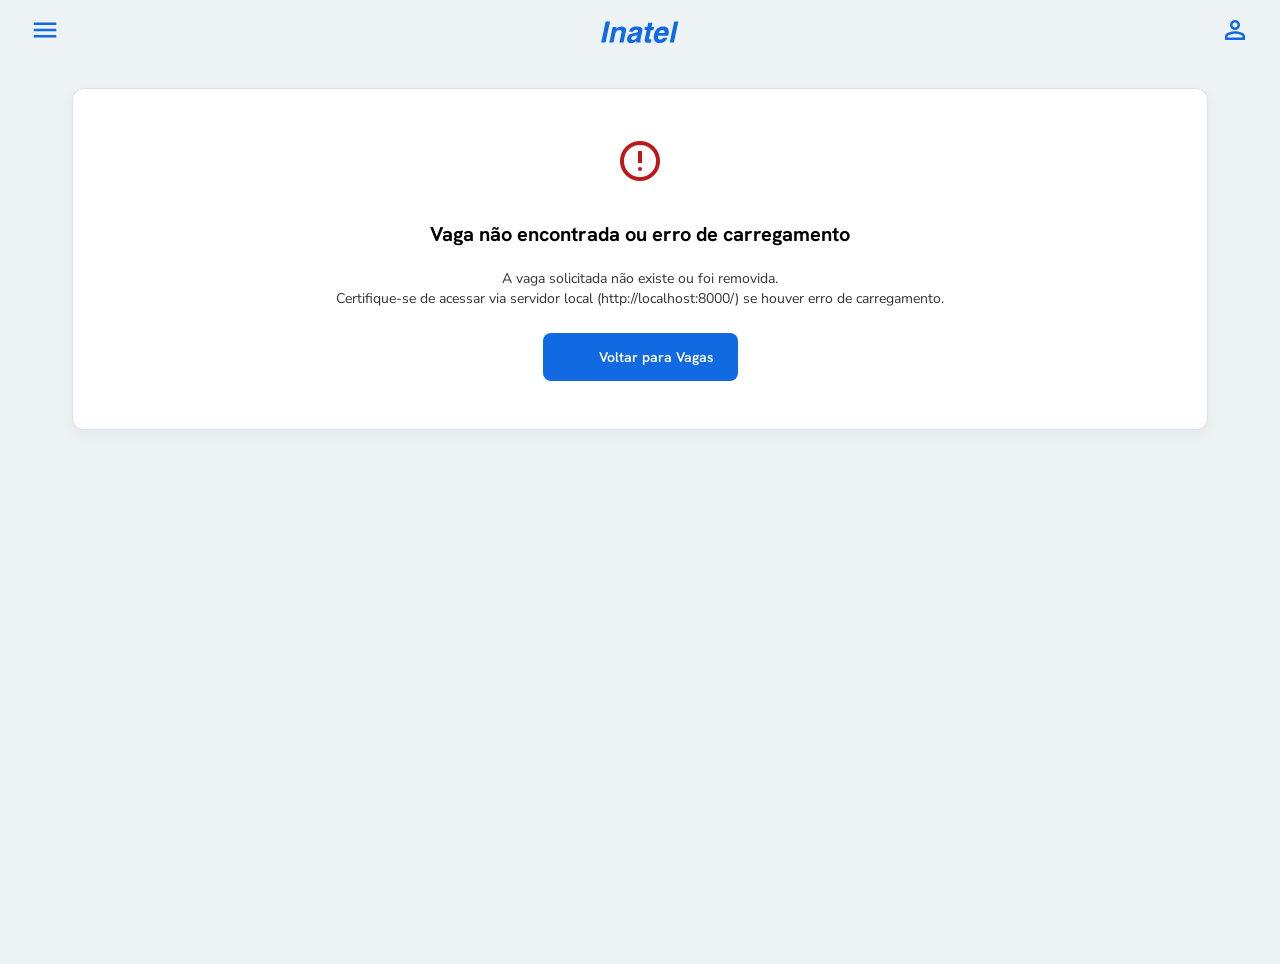
<file: pages/jobDetails.html>
<!DOCTYPE html>
<html lang="pt-BR">

<head>
    <meta charset="utf-8" />
    <meta content="width=device-width, initial-scale=1.0" name="viewport" />
    <title>Detalhes da Vaga - Inatel Vagas</title>
    <link
        href="https://fonts.googleapis.com/css2?family=Hanken+Grotesk:wght@400;500;600;700&amp;family=Nunito+Sans:wght@400;600;700&amp;display=swap"
        rel="stylesheet" />
    <link
        href="https://fonts.googleapis.com/css2?family=Material+Symbols+Outlined:opsz,wght,FILL,GRAD@20..48,100..700,0..1,-50..200"
        rel="stylesheet" />
    <link rel="stylesheet" href="../css/style.css?v=9" />
    <link rel="stylesheet" href="../css/jobDetails.css?v=9" />
    <script src="../js/models.js"></script>
    <script src="../js/jobOpenings.js"></script>
    <script src="../js/components/headerComponent.js"></script>
    <script src="../js/components/sidebarComponent.js"></script>
    <script src="../js/components/bottomNavComponent.js"></script>
    <script src="../js/jobDetails.js"></script>
</head>

<body>
    <sidebar-component></sidebar-component>
    <header-component type="home"></header-component>
    <div class="layout-wrapper">
        <main class="details-container">
            <div id="details-container" class="details-grid">
                <div class="details-main-content">
                    <section class="bento-card details-header-card">
                        <div class="card-accent-bar"></div>

                        <div class="details-card-header">
                            <div>
                                <h2 id="job-title" class="job-title">Carregando...</h2>
                                <p id="job-company" class="job-company">Carregando...</p>
                            </div>
                            <div id="job-badge-container"></div>
                        </div>

                        <div class="job-key-info">
                            <div class="key-info-item">
                                <span class="material-symbols-outlined key-info-icon">location_on</span>
                                <span id="job-location">Carregando...</span>
                            </div>
                            <div class="key-info-item">
                                <span class="material-symbols-outlined key-info-icon">schedule</span>
                                <span id="job-hours">Carregando...</span>
                            </div>
                            <div class="key-info-item">
                                <span class="material-symbols-outlined key-info-icon">payments</span>
                                <span id="job-salary">Carregando...</span>
                            </div>
                        </div>

                        <div>
                            <h3 class="section-title-sm">Descrição da Vaga</h3>
                            <p id="job-description" class="job-description">Carregando...</p>
                        </div>
                    </section>
                    <section class="bento-card">
                        <h3 class="section-title-sm">Requisitos</h3>
                        <ul id="job-requirements" class="detail-list"></ul>
                    </section>
                    <section class="bento-card">
                        <h3 class="section-title-sm">Benefícios</h3>
                        <ul id="job-benefits" class="detail-list"></ul>
                    </section>
                </div>

                <div class="details-sidebar">
                    <section class="bento-card details-sidebar-card">
                        <h3 class="section-title-sm">Status da Vaga</h3>
                        <div class="status-content">
                            <div class="status-header">
                                <span id="status-text" class="status-title">Status do Processo: Aberta</span>
                            </div>
                            <div class="progress-bar-container">
                                <div id="status-progress" class="progress-bar-fill" style="width: 0%;"></div>
                            </div>
                        </div>
                        <button class="btn-apply apply-job-btn">
                            <span class="material-symbols-outlined">send</span>
                            Candidatar-se à Vaga
                        </button>
                    </section>

                    <section class="bento-card details-sidebar-card">
                        <h3 class="section-title-sm">Sobre a Empresa</h3>
                        <p id="about-company" class="about-company-text">Carregando...</p>

                        <div class="company-map-container">
                            <div class="map-placeholder">
                                <svg width="100%" height="100%" xmlns="http://www.w3.org/2000/svg"
                                    style="background-color: #e5e9f0;">
                                    <defs>
                                        <pattern id="grid" width="20" height="20" patternUnits="userSpaceOnUse">
                                            <path d="M 20 0 L 0 0 0 20" fill="none" stroke="#d1d9e6" stroke-width="1" />
                                        </pattern>
                                    </defs>
                                    <rect width="100%" height="100%" fill="url(#grid)" />
                                    <circle cx="120" cy="90" r="40" fill="#126ae2" fill-opacity="0.1" stroke="#126ae2"
                                        stroke-width="1.5" stroke-dasharray="4 2" />
                                    <path d="M50 150 Q 100 80 200 120 T 300 50" fill="none" stroke="#126ae2"
                                        stroke-width="2" stroke-opacity="0.4" />
                                    <circle cx="200" cy="120" r="6" fill="#126ae2" />
                                    <circle cx="200" cy="120" r="12" fill="none" stroke="#126ae2" stroke-width="2">
                                        <animate attributeName="r" values="6;18;6" dur="3s" repeatCount="indefinite" />
                                        <animate attributeName="opacity" values="1;0;1" dur="3s"
                                            repeatCount="indefinite" />
                                    </circle>
                                </svg>
                            </div>
                            <div class="map-overlay">
                                <div class="map-overlay-location">
                                    <span class="material-symbols-outlined map-marker-icon">location_on</span>
                                    <span>Carregando...</span>
                                </div>
                                <a href="https://maps.google.com" target="_blank" class="map-link">Ver no Maps</a>
                            </div>
                        </div>
                    </section>
                </div>
            </div>
        </main>
    </div>

    <!-- Bottom Action Bar (Mobile Only) -->
    <div class="mobile-action-bar">
        <button onclick="toggleJobBookmark()" class="btn-mobile-save">
            <span id="mobile-save-icon" class="material-symbols-outlined">bookmark_border</span>
            <span id="mobile-save-text">Salvar</span>
        </button>
        <button class="btn-mobile-apply apply-job-btn">
            <span class="material-symbols-outlined">send</span>
            Candidatar-se
        </button>
    </div>

    <!-- Candidacy Stepper Modal -->
    <div id="apply-modal" class="bottom-nav-modal apply-stepper-modal">
        <div class="modal-overlay" onclick="closeApplyModal()"></div>
        <div class="modal-content">
            <div class="modal-header">
                <h3>Candidatura de Estágio</h3>
                <button class="close-modal-btn" onclick="closeApplyModal()">&times;</button>
            </div>
            <div class="modal-body">
                <!-- Stepper Progress Indicator -->
                <div class="stepper-indicator">
                    <div class="step-indicator active" id="step-ind-1">1</div>
                    <div class="step-line" id="step-line-1"></div>
                    <div class="step-indicator" id="step-ind-2">2</div>
                    <div class="step-line" id="step-line-2"></div>
                    <div class="step-indicator" id="step-ind-3">3</div>
                </div>

                <!-- Step 1: Profile Confirmation -->
                <div class="apply-step active" id="apply-step-1">
                    <p class="step-intro">Confirme as suas informações acadêmicas institucionais:</p>
                    <div class="profile-preview-card">
                        <p><strong>Nome:</strong> <span id="apply-nome">Carregando...</span></p>
                        <p><strong>Curso:</strong> <span id="apply-curso">Carregando...</span></p>
                        <p><strong>Matrícula:</strong> <span id="apply-matricula">Carregando...</span></p>
                        <p><strong>Período:</strong> <span id="apply-periodo">Carregando...</span>º período</p>
                    </div>
                    <div class="skills-input-section">
                        <label for="apply-skills-input"><strong>Habilidades & Competências</strong></label>
                        <p class="field-tip">Adicione tags separadas por vírgula para destacar seu perfil para esta
                            vaga.</p>
                        <input type="text" id="apply-skills-input" placeholder="ex: Git, React, REST APIs">
                    </div>
                    <div class="step-actions">
                        <button class="btn-step-next" onclick="goToStep(2)">Confirmar e Avançar</button>
                    </div>
                </div>

                <!-- Step 2: Resume / CV Upload -->
                <div class="apply-step" id="apply-step-2">
                    <p class="step-intro">Selecione ou anexe o seu currículo:</p>
                    <div class="cv-options-container">
                        <label class="cv-option-card">
                            <input type="radio" name="cv-source" value="saved" checked id="cv-radio-saved"
                                onchange="toggleCVChoice()">
                            <div class="cv-option-content">
                                <span class="material-symbols-outlined">description</span>
                                <div>
                                    <p class="cv-option-title">Usar Currículo Cadastrado</p>
                                    <p class="cv-option-desc" id="apply-saved-cv-name">Nenhum cadastrado</p>
                                </div>
                            </div>
                        </label>
                        <label class="cv-option-card" onclick="document.getElementById('apply-upload-file').click()">
                            <input type="radio" name="cv-source" value="upload" id="cv-radio-upload"
                                onchange="toggleCVChoice()">
                            <div class="cv-option-content">
                                <span class="material-symbols-outlined">upload_file</span>
                                <div>
                                    <p class="cv-option-title">Fazer Upload de Novo PDF</p>
                                    <p class="cv-option-desc">Selecione um arquivo PDF do seu dispositivo</p>
                                    <input type="file" id="apply-upload-file" accept="application/pdf"
                                        style="display:none;" onchange="handleApplyCVUpload(event)">
                                    <span class="file-chosen-name" id="chosen-file-name"
                                        style="display:none; color: var(--click-color); font-weight: 500; font-size:12px; margin-top:4px;"></span>
                                </div>
                            </div>
                        </label>
                        <label class="cv-option-card">
                            <input type="radio" name="cv-source" value="builder" id="cv-radio-builder"
                                onchange="toggleCVChoice()">
                            <div class="cv-option-content">
                                <span class="material-symbols-outlined">auto_awesome</span>
                                <div>
                                    <p class="cv-option-title">Gerar Currículo Automático</p>
                                    <p class="cv-option-desc">Criar CV básico a partir dos dados do seu perfil acadêmico
                                    </p>
                                </div>
                            </div>
                        </label>
                    </div>
                    <div class="step-actions">
                        <button class="btn-step-back" onclick="goToStep(1)">Voltar</button>
                        <button class="btn-step-next" id="btn-submit-candidacy" onclick="submitCandidacyFlow()">Enviar
                            Candidatura</button>
                    </div>
                </div>

                <!-- Step 3: Success Confirmation -->
                <div class="apply-step" id="apply-step-3">
                    <div class="success-screen">
                        <div class="success-icon-wrapper">
                            <span class="material-symbols-outlined check-success-icon">check_circle</span>
                        </div>
                        <h3>Candidatura Registrada!</h3>
                        <p class="success-desc">Sua candidatura para a vaga foi enviada com sucesso ao departamento de
                            RH da empresa.</p>
                        <div class="protocol-card">
                            <p class="protocol-title">NÚMERO DE PROTOCOLO</p>
                            <p class="protocol-num" id="apply-protocol-num">#00000</p>
                        </div>
                        <div class="notif-email-card">
                            <span class="material-symbols-outlined">mail_lock</span>
                            <p>Um e-mail de confirmação com os detalhes da vaga foi enviado para a sua conta
                                institucional do Inatel.</p>
                        </div>
                        <button class="btn-success-close" onclick="closeApplyModalAndRefresh()">Concluir</button>
                    </div>
                </div>
            </div>
        </div>
    </div>

    <bottom-nav-component></bottom-nav-component>
</body>

</html>
</file>
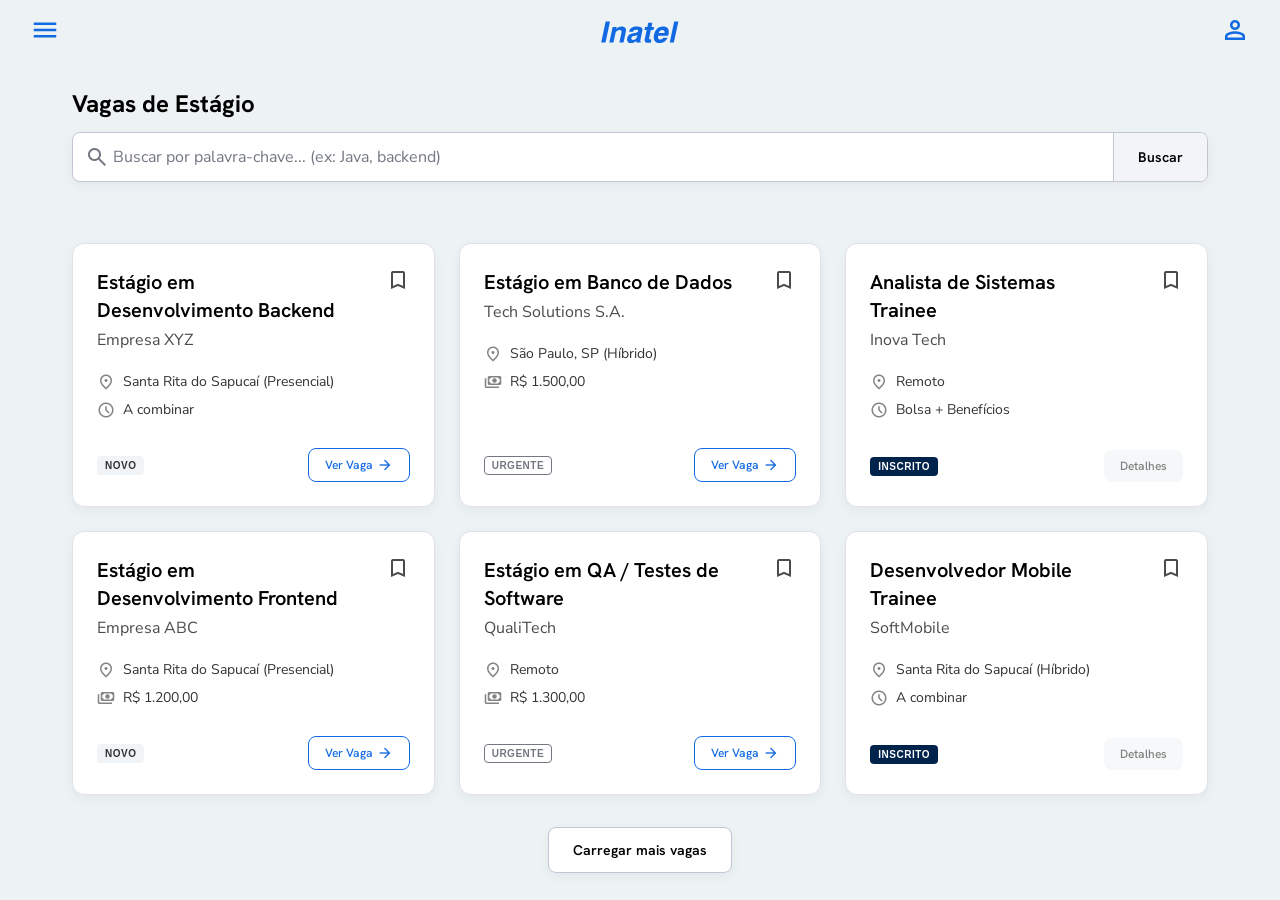
<file: pages/jobOpenings.html>
<!DOCTYPE html>
<html lang="pt-BR">

<head>
    <meta charset="utf-8" />
    <meta content="width=device-width, initial-scale=1.0" name="viewport" />
    <title>Inatel Vagas - Vagas de Estágio</title>
    <link
        href="https://fonts.googleapis.com/css2?family=Hanken+Grotesk:wght@400;500;600;700&amp;family=Nunito+Sans:wght@400;600;700&amp;display=swap"
        rel="stylesheet" />
    <link
        href="https://fonts.googleapis.com/css2?family=Material+Symbols+Outlined:opsz,wght,FILL,GRAD@20..48,100..700,0..1,-50..200"
        rel="stylesheet" />
    <link rel="stylesheet" href="../css/style.css" />
    <link rel="stylesheet" href="../css/jobOpenings.css" />
    <script src="../js/models.js"></script>
    <script src="../js/jobOpenings.js"></script>
    <script src="../js/components/headerComponent.js"></script>
    <script src="../js/components/sidebarComponent.js"></script>
    <script src="../js/components/bottomNavComponent.js"></script>
</head>

<body>
    <sidebar-component></sidebar-component>
    <div class="layout-wrapper">
        <header-component type="home"></header-component>

        <main class="job-container">
            <h2 class="page-title">Vagas de Estágio</h2>
            <section class="search-section">
                <div class="search-bar-wrapper">
                    <div class="search-input-container">
                        <div class="search-icon-container">
                            <span class="material-symbols-outlined">search</span>
                        </div>
                        <input class="search-input" placeholder="Buscar por palavra-chave... (ex: Java, backend)"
                            type="text" />
                    </div>
                    <button class="search-button">
                        Buscar
                    </button>
                </div>
                <hr class="divider" />
            </section>

            <section id="job-listings-grid" class="job-grid">
            </section>

            <div class="load-more-container">
                <button class="load-more-button">
                    Carregar mais vagas
                </button>
            </div>
        </main>
    </div>
    <bottom-nav-component></bottom-nav-component>
</body>

</html>
</file>
<file: css/style.css>
:root {
  --click-color: #126ae2;
  /* Click */
  --shadow-color: #0a599b;
  /* Azul Escuro */
  --text-color: black;
  /* Preto */
  --bg-color-1: #edf2f4;
  /* Azul claro */
  --bg-color-2: rgb(212, 237, 255);

  --md-sys-color-primary: #126ae2;
  --md-sys-color-on-primary: #FFFFFF;
  --md-sys-color-primary-container: #edf2f4;
  --md-sys-color-on-primary-container: #002020;

  --attendance: #126ae2;
  --grade: #126ae2;
  --exam: #126ae2;
}

body {
  margin: 0px;
  background-color: var(--bg-color-1);
  font-family: "Arimo", sans-serif;
}

header {
  display: flex;
  justify-content: space-between;
  align-items: center;
  padding: 15px 30px;
}

#menu {
  cursor: pointer;
}

#logo {
  display: flex;
  align-items: center;
}

.svg_logo {
  width: 80px;
}

.path_logo {
  fill: var(--click-color);
}

main {
  padding: 10px;
}

#messages {
  background-color: var(--bg-color-2);
  padding: 20px;
  margin: 10px 20px 20px 20px;
  border-radius: 10px;
  box-shadow: 0px 4px 8px rgba(0, 0, 0, 0.1);
  display: grid;
  gap: 15px;
}

#user_name {
  font-size: 17pt;
  font-weight: bold;
}

.msg-box {
  display: flex;
  align-items: center;
  gap: 15px;
}

.icon {
  display: flex;
  align-items: center;
  justify-content: center;
}

.msg {
  line-height: 1.4;
}

.material-symbols-outlined {
  color: var(--click-color);
  font-variation-settings:
    'FILL' 0,
    'wght' 400,
    'GRAD' 0,
    'opsz' 24
}

.icoG {
  font-size: 30px;
}

.icoP {
  font-size: 18px;
}

.font {
  font-family: "Arimo", sans-serif;
  font-optical-sizing: auto;
  font-weight: normal;
  font-style: normal;
  font-size: 14px;
  color: var(--text-color)
}

#side_menu {
  height: 100vh;
  width: 300px;
  position: fixed;
  top: 0;
  left: -320px;
  background-color: var(--bg-color-1, #edf2f4);
  box-shadow: 2px 0px 5px rgba(0, 0, 0, 0.3);
  overflow-x: hidden;
  transition: left 0.8s ease;
  z-index: 100;
  border-radius: 10px;
}

#side_menu .font {
  margin: 0;
  font-family: "Arimo", sans-serif;
  font-optical-sizing: auto;
  font-weight: bold;
  font-style: normal;
  font-size: 14pt;
  color: var(--text-color);
}

.menu-btn {
  position: relative;
  padding: 20px;
  display: block;
  cursor: pointer;
  font-family: "Arimo", sans-serif;
  font-optical-sizing: auto;
  font-weight: bold;
  font-style: normal;
  font-size: 14pt;
  color: var(--click-color);
  transition: 0.5s;
}

.close-btn {
  background: none;
  border: none;
  font-size: 20px;
  cursor: pointer;
  color: var(--text-color);
  padding: 0;
  margin: 0;
  line-height: 1;
}

.sidebar-header {
  display: flex;
  justify-content: space-between;
  align-items: center;
  padding: 20px 20px 10px 20px;
}

.card h3 {
  font-family: "Arimo", sans-serif;
  font-optical-sizing: auto;
  font-weight: bold;
  font-style: normal;
  font-size: 14px;
  color: var(--text-color);
  padding-left: 5px;
  padding-right: 5px
}

.card p {
  font-family: "Arimo", sans-serif;
  font-optical-sizing: auto;
  font-weight: normal;
  font-style: normal;
  font-size: 11px;
  color: var(--text-color);
  line-height: 1.5;
  orphans: 3;
  padding-left: 5px;
  padding-right: 5px
}

.carousel-container {
  position: relative;
  overflow: hidden;
  background-color: var(--bg-color-2);
  border-radius: 10px;
  margin: 20px;
  box-shadow: 0px 4px 8px rgba(0, 0, 0, 0.1);
}

.carousel {
  display: flex;
  transition: transform 0.5s ease-in-out;
}

.card {
  min-width: 100%;
  text-align: center;
}

.card img {
  width: 100%;
  border-top-right-radius: 10px;
  border-top-left-radius: 10px;
}

.info {
  padding: 10px
}

.carousel-container button {
  position: absolute;
  top: 30%;
  transform: translateY(-50%);
  background: rgba(0, 0, 0, 0.5);
  color: white;
  border: none;
  padding: 10px;
  cursor: pointer;
  font-size: 10px;
}

#prevBtn {
  left: 10px;
}

#nextBtn {
  right: 10px;
}

@media (max-width: 600px) {
  header {
    padding: 10px 15px;
  }

  #messages,
  .carousel-container {
    margin: 10px;
    padding: 15px;
  }

  #side_menu {
    width: 280px;
    max-width: 85%;
  }

  #user_name {
    font-size: 15pt;
  }
}

/* Subpage Header Styles */
.header-subpage-details {
  width: 100%;
  z-index: 40;
  position: sticky;
  top: 0;
  background-color: var(--bg-color-1);
}

.header-job-title {
  font-size: 16px;
  font-weight: 600;
  color: var(--text-color);
  margin: 0;
  white-space: nowrap;
  overflow: hidden;
  text-overflow: ellipsis;
  padding: 0 16px;
  max-width: 300px;
}

.header-right-wrapper {
  display: flex;
  align-items: center;
  gap: 12px;
}

.header-actions {
  display: none;
}

@media (min-width: 768px) {
  .header-actions {
    display: flex;
    gap: 8px;
  }
}

.btn-header-save {
  display: flex;
  align-items: center;
  gap: 8px;
  padding: 8px 16px;
  border: 1px solid var(--outline-variant, #c2c6d2);
  background-color: var(--bg-color-2, #ffffff);
  color: var(--click-color, #126ae2);
  border-radius: 8px;
  font-size: 14px;
  font-weight: 500;
  cursor: pointer;
  transition: background-color 0.2s ease;
}

.btn-header-save:hover {
  background-color: var(--bg-color-1, #f2f4f9);
}

.btn-header-apply {
  display: flex;
  align-items: center;
  gap: 8px;
  padding: 8px 16px;
  background-color: var(--click-color, #126ae2);
  color: #ffffff;
  border: none;
  border-radius: 8px;
  font-size: 14px;
  font-weight: 500;
  cursor: pointer;
  box-shadow: 0px 4px 12px rgba(0, 35, 75, 0.05);
  transition: background-color 0.2s ease, opacity 0.2s ease;
}

.btn-header-apply:hover {
  background-color: var(--shadow-color, #0a599b);
}

.btn-header-apply:disabled,
.btn-header-apply.opacity-50 {
  opacity: 0.5;
  cursor: not-allowed;
}

.apply-job-btn .material-symbols-outlined {
  color: #ffffff;
}

/* Bottom Navigation Bar Styles */
.bottom-nav {
  position: fixed;
  bottom: 0;
  left: 0;
  right: 0;
  height: 64px;
  background-color: var(--bg-color-2, #ffffff);
  border-top: 1px solid var(--outline-variant, #e0e2e7);
  display: flex;
  justify-content: space-around;
  align-items: center;
  z-index: 1000;
  box-shadow: 0px -4px 16px rgba(0, 0, 0, 0.05);
}

.nav-item {
  display: flex;
  flex-direction: column;
  align-items: center;
  justify-content: center;
  flex: 1;
  height: 100%;
  border: none;
  background: none;
  color: var(--text-color, #2b2b2b);
  opacity: 0.6;
  text-decoration: none;
  cursor: pointer;
  transition: all 0.2s ease;
}

.nav-item:hover, .nav-item.active {
  opacity: 1;
  color: var(--click-color, #126ae2);
}

.nav-item .material-symbols-outlined {
  font-size: 24px;
  color: inherit;
  margin-bottom: 2px;
}

.nav-item.active .material-symbols-outlined {
  font-variation-settings: 'FILL' 1;
}

.nav-label {
  font-size: 11px;
  font-weight: 500;
}

.icon-wrapper {
  position: relative;
  display: inline-flex;
}

.notification-badge {
  position: absolute;
  top: -4px;
  right: -6px;
  background-color: #ba1a1a;
  color: #ffffff;
  font-size: 9px;
  font-weight: 700;
  border-radius: 50%;
  width: 14px;
  height: 14px;
  display: flex;
  align-items: center;
  justify-content: center;
  line-height: 1;
}

/* Modals & Overlays for Navigation */
.bottom-nav-modal {
  position: fixed;
  top: 0;
  bottom: 0;
  left: 0;
  right: 0;
  display: none;
  align-items: flex-end;
  z-index: 2000;
}

.bottom-nav-modal.open {
  display: flex;
}

.modal-overlay {
  position: absolute;
  top: 0;
  bottom: 0;
  left: 0;
  right: 0;
  background-color: rgba(0, 0, 0, 0.4);
  backdrop-filter: blur(4px);
}

.modal-content {
  position: relative;
  width: 100%;
  max-width: 600px;
  background-color: var(--bg-color-2, #ffffff);
  border-top-left-radius: 20px;
  border-top-right-radius: 20px;
  box-shadow: 0px -8px 32px rgba(0, 0, 0, 0.15);
  animation: slideUp 0.3s ease-out forwards;
  margin: 0 auto;
  max-height: 85vh;
  display: flex;
  flex-direction: column;
}

@keyframes slideUp {
  from { transform: translateY(100%); }
  to { transform: translateY(0); }
}

.modal-header {
  padding: 16px 20px;
  border-bottom: 1px solid var(--outline-variant, #e0e2e7);
  display: flex;
  justify-content: space-between;
  align-items: center;
}

.modal-header h3 {
  margin: 0;
  font-size: 18px;
  font-weight: 700;
  color: var(--text-color);
}

.close-modal-btn {
  background: none;
  border: none;
  font-size: 28px;
  font-weight: 300;
  color: var(--text-color);
  cursor: pointer;
  line-height: 1;
  padding: 0;
  margin: 0;
}

.modal-body {
  padding: 20px;
  overflow-y: auto;
  flex: 1;
  color: var(--text-color);
}

/* Forms & UI Elements inside Overlays */
.profile-form {
  display: flex;
  flex-direction: column;
  gap: 16px;
}

.form-group {
  display: flex;
  flex-direction: column;
  gap: 6px;
}

.form-group-row {
  display: flex;
  gap: 16px;
}

.form-group-row .form-group {
  flex: 1;
}

.profile-form label {
  font-size: 12px;
  font-weight: 600;
  color: var(--text-color);
  opacity: 0.8;
}

.profile-form input[type="text"],
.profile-form input[type="number"] {
  padding: 10px 14px;
  border: 1px solid var(--outline-variant, #c2c6d2);
  background-color: var(--bg-color-2, #ffffff);
  color: var(--text-color);
  border-radius: 8px;
  font-family: inherit;
  font-size: 14px;
  transition: border-color 0.2s ease;
}

.profile-form input:focus {
  outline: none;
  border-color: var(--click-color, #126ae2);
}

.cv-status-wrapper {
  display: flex;
  justify-content: space-between;
  align-items: center;
  background-color: var(--bg-color-1, #edf2f4);
  padding: 8px 12px;
  border-radius: 8px;
  border: 1px dashed var(--outline-variant, #c2c6d2);
}

.cv-status {
  font-size: 13px;
  font-weight: 500;
}

.btn-cv-upload-label {
  padding: 6px 12px;
  background-color: var(--click-color, #126ae2);
  color: #ffffff;
  border-radius: 6px;
  font-size: 12px;
  font-weight: 600;
  cursor: pointer;
  margin: 0;
  text-align: center;
}

.btn-save-profile {
  margin-top: 8px;
  padding: 12px;
  background-color: var(--click-color, #126ae2);
  color: #ffffff;
  border: none;
  border-radius: 8px;
  font-size: 14px;
  font-weight: 600;
  cursor: pointer;
  transition: opacity 0.2s ease;
}

.btn-save-profile:hover {
  opacity: 0.9;
}

/* Notifications inside Overlays */
.empty-notifications {
  display: flex;
  flex-direction: column;
  align-items: center;
  justify-content: center;
  padding: 40px 20px;
  color: var(--text-color);
  opacity: 0.5;
  text-align: center;
}

.empty-notifications .material-symbols-outlined {
  font-size: 48px;
  margin-bottom: 8px;
}

.notification-item {
  padding: 12px 0;
  border-bottom: 1px solid var(--outline-variant, #e0e2e7);
}

.notification-item:last-child {
  border-bottom: none;
}

.notification-meta {
  display: flex;
  align-items: center;
  gap: 8px;
  margin-bottom: 4px;
}

.notification-dot {
  width: 6px;
  height: 6px;
  background-color: var(--click-color, #126ae2);
  border-radius: 50%;
}

.notification-date {
  font-size: 11px;
  color: var(--text-color);
  opacity: 0.5;
}

.notification-msg {
  margin: 0;
  font-size: 13px;
  line-height: 1.4;
}

/* Responsive adjustment for Mobile Nav padding */
body {
  padding-bottom: 64px !important;
}

@media (min-width: 768px) {
  .bottom-nav {
    display: none;
  }
  body {
    padding-bottom: 0 !important;
  }
  .bottom-nav-modal {
    align-items: center !important;
  }
  .bottom-nav-modal .modal-content {
    border-radius: 20px !important;
    max-height: 80vh;
    animation: fadeInCenter 0.3s ease-out forwards;
  }
}

@media (max-width: 767px) {
  header {
    position: relative;
  }
  #logo {
    position: absolute;
    left: 50%;
    transform: translateX(-50%);
  }
  #profile {
    display: none !important;
  }
  #menu {
    display: block !important;
  }
}

#profile {
  cursor: pointer;
}

@keyframes fadeInCenter {
  from { opacity: 0; transform: scale(0.95) translateY(10px); }
  to { opacity: 1; transform: scale(1) translateY(0); }
}
</file>
<file: css/jobDetails.css>
* {
  box-sizing: border-box;
}

body {
  background-color: var(--bg-color-1) !important;
  color: var(--text-color) !important;
  font-family: "Arimo", sans-serif !important;
  margin: 0;
  min-height: 100vh;
  display: flex;
  flex-direction: column;
}

@media (max-width: 767px) {
  body {
    padding-bottom: 130px !important;
  }
}

.layout-wrapper {
  display: flex;
  flex-direction: column;
  min-height: 100vh;
  padding-bottom: 80px;
}

@media (min-width: 768px) {
  .layout-wrapper {
    padding-bottom: 0;
  }
}

.details-container {
  flex: 1;
  width: 100%;
  max-width: 1200px;
  margin: 0 auto;
  padding: 24px 16px;
}

@media (min-width: 768px) {
  .details-container {
    padding: 24px 32px;
  }
}

.details-grid {
  display: grid;
  grid-template-columns: 1fr;
  gap: 24px;
}

@media (min-width: 768px) {
  .details-grid {
    grid-template-columns: repeat(3, 1fr);
  }
}

.details-main-content {
  display: flex;
  flex-direction: column;
  gap: 24px;
}

@media (min-width: 768px) {
  .details-main-content {
    grid-column: span 2;
  }
}

.details-sidebar {
  display: flex;
  flex-direction: column;
  gap: 24px;
}

.bento-card {
  background-color: var(--bg-color-2, #ffffff);
  border: 1px solid var(--outline-variant, #e0e2e7);
  border-radius: 12px;
  padding: 24px;
  box-shadow: 0px 4px 12px rgba(0, 35, 75, 0.05);
  transition: box-shadow 0.3s ease;
}

.bento-card:hover {
  box-shadow: 0px 8px 24px rgba(0, 35, 75, 0.08);
}

.details-header-card {
  position: relative;
  overflow: hidden;
  display: flex;
  flex-direction: column;
  gap: 16px;
}

.card-accent-bar {
  position: absolute;
  top: 0;
  left: 0;
  width: 6px;
  height: 100%;
  background-color: var(--click-color, #126ae2);
}

.details-card-header {
  display: flex;
  justify-content: space-between;
  align-items: flex-start;
}

.job-title {
  font-family: "Hanken Grotesk", sans-serif;
  font-size: 24px;
  line-height: 32px;
  font-weight: 700;
  color: var(--text-color);
  margin: 0 0 4px 0;
}

.job-company {
  font-family: "Nunito Sans", sans-serif;
  font-size: 16px;
  line-height: 24px;
  color: var(--text-color);
  font-weight: 600;
  margin: 0;
  opacity: 0.8;
}

.section-title-sm {
  font-family: "Hanken Grotesk", sans-serif;
  font-size: 18px;
  line-height: 24px;
  font-weight: 700;
  color: var(--text-color);
  margin: 0 0 12px 0;
}

.job-description {
  font-family: "Nunito Sans", sans-serif;
  font-size: 15px;
  line-height: 24px;
  color: var(--text-color);
  opacity: 0.85;
  margin: 0;
}

.job-key-info {
  display: grid;
  grid-template-columns: 1fr;
  gap: 16px;
  border-top: 1px solid var(--outline-variant, #c2c6d2);
  border-bottom: 1px solid var(--outline-variant, #c2c6d2);
  padding: 16px 0;
  margin: 8px 0;
}

@media (min-width: 768px) {
  .job-key-info {
    grid-template-columns: repeat(3, 1fr);
  }
}

.key-info-item {
  display: flex;
  align-items: center;
  gap: 8px;
  color: var(--text-color);
  font-size: 14px;
}

.key-info-icon {
  color: var(--click-color, #126ae2);
  font-size: 20px;
}

.details-sidebar-card {
  display: flex;
  flex-direction: column;
  gap: 16px;
}

.progress-bar-container {
  background-color: var(--bg-color-1, #e6e8ed);
  border-radius: 9999px;
  height: 8px;
  overflow: hidden;
  position: relative;
  width: 100%;
}

.progress-bar-fill {
  background-color: var(--click-color, #126ae2);
  border-radius: 9999px;
  height: 100%;
  transition: width 0.8s cubic-bezier(0.4, 0, 0.2, 1);
}

.status-content {
  display: flex;
  flex-direction: column;
  gap: 8px;
}

.status-header {
  display: flex;
  justify-content: space-between;
  align-items: center;
}

.status-title {
  font-weight: 600;
  font-size: 14px;
  color: var(--text-color);
  opacity: 0.85;
}

.btn-apply {
  width: 100%;
  margin-top: 8px;
  padding: 12px;
  background-color: var(--click-color, #126ae2);
  color: #ffffff;
  border: none;
  border-radius: 8px;
  font-family: "Hanken Grotesk", sans-serif;
  font-size: 14px;
  font-weight: 600;
  cursor: pointer;
  display: flex;
  align-items: center;
  justify-content: center;
  gap: 8px;
  box-shadow: 0px 4px 12px rgba(0, 35, 75, 0.05);
  transition: background-color 0.2s ease, opacity 0.2s ease;
}

.btn-apply:hover {
  background-color: var(--shadow-color, #0a599b);
}

.btn-apply:disabled,
.btn-apply.btn-disabled {
  background-color: var(--surface-container-high, #e6e8ed) !important;
  color: var(--text-color) !important;
  opacity: 0.6;
  cursor: not-allowed;
  box-shadow: none;
}

.detail-list {
  display: flex;
  flex-direction: column;
  gap: 12px;
  margin: 0;
  padding: 0;
  list-style: none;
}

.detail-item {
  display: flex;
  align-items: flex-start;
  gap: 12px;
  font-size: 15px;
  line-height: 24px;
}

.detail-item-text {
  font-family: "Nunito Sans", sans-serif;
  font-size: 15px;
  line-height: 24px;
  color: var(--text-color);
  opacity: 0.85;
}

.detail-icon-bullet {
  color: var(--click-color, #126ae2);
  font-size: 20px;
  margin-top: 2px;
}

.about-company-text {
  font-family: "Nunito Sans", sans-serif;
  font-size: 14px;
  line-height: 20px;
  color: var(--text-color);
  opacity: 0.8;
  margin: 0;
}

.company-map-container {
  height: 200px;
  border-radius: 8px;
  overflow: hidden;
  position: relative;
  border: 1px solid var(--outline-variant, #c2c6d2);
}

.map-placeholder {
  width: 100%;
  height: 100%;
  background-size: cover;
  background-position: center;
}

.map-overlay {
  position: absolute;
  bottom: 0;
  left: 0;
  right: 0;
  background: rgba(0, 35, 75, 0.85);
  padding: 12px;
  color: #ffffff;
  display: flex;
  justify-content: space-between;
  align-items: center;
}

.map-overlay-location {
  display: flex;
  align-items: center;
  gap: 4px;
}

.map-marker-icon {
  font-size: 16px;
  color: #ffffff;
}

.map-link {
  font-size: 11px;
  color: #8bd5bf;
  text-decoration: none;
}

.map-link:hover {
  text-decoration: underline;
}

.mobile-action-bar {
  position: fixed;
  bottom: 64px;
  left: 0;
  width: 100%;
  background: var(--bg-color-2, #ffffff);
  border-top: 1px solid var(--outline-variant, #c2c6d2);
  padding: 16px;
  z-index: 50;
  box-shadow: 0px -4px 16px rgba(0, 0, 0, 0.08);
  display: flex;
  align-items: center;
  gap: 12px;
}

@media (min-width: 768px) {
  .mobile-action-bar {
    display: none;
  }
}

.btn-mobile-save {
  flex: 1;
  display: flex;
  align-items: center;
  justify-content: center;
  gap: 8px;
  padding: 12px;
  border: 1px solid var(--outline-variant, #c2c6d2);
  background-color: var(--bg-color-2, #ffffff);
  color: var(--click-color, #126ae2);
  border-radius: 8px;
  font-family: "Hanken Grotesk", sans-serif;
  font-size: 14px;
  font-weight: 500;
  cursor: pointer;
}

.btn-mobile-apply {
  flex: 2;
  display: flex;
  align-items: center;
  justify-content: center;
  gap: 8px;
  padding: 12px;
  background-color: var(--click-color, #126ae2);
  color: #ffffff;
  border: none;
  border-radius: 8px;
  font-family: "Hanken Grotesk", sans-serif;
  font-size: 14px;
  font-weight: 600;
  cursor: pointer;
  box-shadow: 0px 4px 12px rgba(0, 35, 75, 0.05);
}

.btn-mobile-apply:disabled,
.btn-mobile-apply.btn-disabled {
  background-color: var(--bg-color-1, #e6e8ed) !important;
  color: var(--text-color) !important;
  opacity: 0.6;
  cursor: not-allowed;
  box-shadow: none;
}

/* Error Card Styling */
.error-card {
  display: flex;
  flex-direction: column;
  align-items: center;
  text-align: center;
  padding: 48px 24px;
}

.error-icon {
  font-size: 48px;
  color: #ba1a1a;
  margin-bottom: 16px;
}

.error-title {
  font-family: "Hanken Grotesk", sans-serif;
  font-size: 20px;
  font-weight: 700;
  color: var(--text-color);
  margin-bottom: 8px;
}

.error-text {
  font-family: "Nunito Sans", sans-serif;
  font-size: 14px;
  line-height: 20px;
  color: var(--text-color);
  opacity: 0.8;
  margin-bottom: 24px;
}

.btn-error-back {
  display: inline-flex;
  align-items: center;
  gap: 8px;
  padding: 12px 24px;
  background-color: var(--click-color, #126ae2);
  color: #ffffff;
  border-radius: 8px;
  text-decoration: none;
  font-family: "Hanken Grotesk", sans-serif;
  font-size: 14px;
  font-weight: 600;
  transition: background-color 0.2s ease;
}

.btn-error-back:hover {
  background-color: var(--shadow-color, #0a599b);
}

/* Job Badges */
.job-badge {
  display: inline-flex;
  align-items: center;
  padding: 4px 8px;
  border-radius: 4px;
  font-family: "Nunito Sans", sans-serif;
  font-size: 10px;
  font-weight: 700;
  text-transform: uppercase;
  letter-spacing: 0.05em;
}

.badge-new {
  background-color: var(--bg-color-1, #edf2f4);
  color: var(--text-color);
}

.badge-urgent {
  border: 1px solid var(--outline-variant, #c2c6d2);
  color: var(--text-color);
  opacity: 0.8;
}

.badge-applied {
  background-color: #00234B;
  color: #ffffff;
}

/* Stepper Indicator Styles */
.stepper-indicator {
  display: flex;
  justify-content: center;
  align-items: center;
  margin-bottom: 24px;
  gap: 8px;
}

.step-indicator {
  width: 32px;
  height: 32px;
  border-radius: 50%;
  background-color: var(--bg-color-1, #edf2f4);
  color: var(--text-color, #2b2b2b);
  display: flex;
  align-items: center;
  justify-content: center;
  font-size: 14px;
  font-weight: 700;
  transition: all 0.3s ease;
  border: 1px solid var(--outline-variant, #c2c6d2);
}

.step-indicator.active {
  background-color: var(--click-color, #126ae2);
  color: #ffffff;
  border-color: var(--click-color, #126ae2);
}

.step-indicator.completed {
  background-color: #2e7d32;
  color: #ffffff;
  border-color: #2e7d32;
}

.step-line {
  height: 2px;
  width: 40px;
  background-color: var(--outline-variant, #c2c6d2);
  transition: background-color 0.3s ease;
}

.step-line.completed {
  background-color: #2e7d32;
}

/* Stepper Content Cards */
.apply-step {
  display: none;
}

.apply-step.active {
  display: flex;
  flex-direction: column;
  gap: 16px;
  animation: fadeIn 0.2s ease-out forwards;
}

@keyframes fadeIn {
  from { opacity: 0; transform: translateY(4px); }
  to { opacity: 1; transform: translateY(0); }
}

.step-intro {
  font-size: 14px;
  font-weight: 500;
  margin: 0;
  opacity: 0.8;
}

.profile-preview-card {
  background-color: var(--bg-color-1, #edf2f4);
  border: 1px solid var(--outline-variant, #e0e2e7);
  border-radius: 8px;
  padding: 16px;
  display: flex;
  flex-direction: column;
  gap: 8px;
}

.profile-preview-card p {
  margin: 0;
  font-size: 14px;
}

.field-tip {
  font-size: 11px;
  opacity: 0.6;
  margin: 2px 0 6px 0;
}

.skills-input-section input {
  width: 100%;
  padding: 10px 14px;
  border: 1px solid var(--outline-variant, #c2c6d2);
  border-radius: 8px;
  font-size: 14px;
  font-family: inherit;
  color: var(--text-color);
  background-color: var(--bg-color-2, #ffffff);
}

.skills-input-section input:focus {
  outline: none;
  border-color: var(--click-color, #126ae2);
}

/* CV Options styles */
.cv-options-container {
  display: flex;
  flex-direction: column;
  gap: 12px;
}

.cv-option-card {
  border: 1px solid var(--outline-variant, #c2c6d2);
  border-radius: 8px;
  padding: 12px 16px;
  display: flex;
  align-items: center;
  gap: 12px;
  cursor: pointer;
  background-color: var(--bg-color-2, #ffffff);
  transition: all 0.2s ease;
}

.cv-option-card:hover {
  border-color: var(--click-color, #126ae2);
  background-color: rgba(18, 106, 226, 0.08);
}

.cv-option-card input[type="radio"] {
  margin: 0;
}

.cv-option-content {
  display: flex;
  align-items: center;
  gap: 12px;
  flex: 1;
}

.cv-option-content .material-symbols-outlined {
  font-size: 32px;
  color: var(--click-color, #126ae2);
}

.cv-option-title {
  margin: 0;
  font-size: 14px;
  font-weight: 600;
}

.cv-option-desc {
  margin: 2px 0 0 0;
  font-size: 11px;
  opacity: 0.6;
}

/* Action Buttons */
.step-actions {
  display: flex;
  justify-content: flex-end;
  gap: 12px;
  margin-top: 12px;
}

.btn-step-next, .btn-step-back {
  padding: 10px 20px;
  border-radius: 8px;
  font-family: "Hanken Grotesk", sans-serif;
  font-size: 14px;
  font-weight: 600;
  cursor: pointer;
  transition: all 0.2s ease;
}

.btn-step-next {
  background-color: var(--click-color, #126ae2);
  color: #ffffff;
  border: none;
}

.btn-step-next:hover {
  background-color: var(--shadow-color, #0a599b);
}

.btn-step-back {
  background-color: var(--bg-color-2, #ffffff);
  color: var(--text-color);
  border: 1px solid var(--outline-variant, #c2c6d2);
}

.btn-step-back:hover {
  background-color: var(--bg-color-1, #edf2f4);
}

/* Success Dialog */
.success-screen {
  display: flex;
  flex-direction: column;
  align-items: center;
  text-align: center;
  padding: 16px 8px;
}

.success-icon-wrapper {
  width: 64px;
  height: 64px;
  border-radius: 50%;
  background-color: #e8f5e9;
  display: flex;
  align-items: center;
  justify-content: center;
  margin-bottom: 16px;
}

.check-success-icon {
  font-size: 48px;
  color: #2e7d32 !important;
}

.success-screen h3 {
  margin: 0 0 8px 0;
  font-size: 20px;
  font-weight: 700;
  color: var(--text-color);
}

.success-desc {
  font-size: 13px;
  opacity: 0.8;
  margin: 0 0 20px 0;
  line-height: 1.4;
}

.protocol-card {
  background-color: #f1f8e9;
  border: 1px solid #c5e1a5;
  border-radius: 8px;
  padding: 12px 24px;
  margin-bottom: 16px;
  width: 100%;
}

.protocol-title {
  font-size: 10px;
  font-weight: 700;
  color: #558b2f;
  margin: 0 0 4px 0;
  letter-spacing: 1px;
}

.protocol-num {
  font-size: 18px;
  font-weight: 700;
  color: #33691e;
  margin: 0;
}

.notif-email-card {
  display: flex;
  align-items: center;
  gap: 10px;
  background-color: var(--bg-color-1, #edf2f4);
  border: 1px solid var(--outline-variant, #e0e2e7);
  padding: 12px;
  border-radius: 8px;
  margin-bottom: 24px;
  text-align: left;
}

.notif-email-card .material-symbols-outlined {
  color: var(--click-color);
  font-size: 28px;
}

.notif-email-card p {
  margin: 0;
  font-size: 11px;
  line-height: 1.4;
  opacity: 0.8;
}

.btn-success-close {
  width: 100%;
  padding: 12px;
  background-color: var(--click-color, #126ae2);
  color: #ffffff;
  border: none;
  border-radius: 8px;
  font-family: "Hanken Grotesk", sans-serif;
  font-size: 14px;
  font-weight: 600;
  cursor: pointer;
  transition: opacity 0.2s ease;
}

.btn-success-close:hover {
  opacity: 0.9;
}
</file>
<file: css/jobOpenings.css>
* {
  box-sizing: border-box;
}

body {
  background-color: var(--bg-color-1) !important;
  color: var(--text-color) !important;
  font-family: "Arimo", sans-serif !important;
  margin: 0;
  min-height: 100vh;
  display: flex;
  flex-direction: column;
}

.layout-wrapper {
  display: flex;
  flex-direction: column;
  min-height: 100vh;
  padding-bottom: 80px;
}

@media (min-width: 768px) {
  .layout-wrapper {
    padding-bottom: 0;
  }
}

.job-container {
  flex: 1;
  width: 100%;
  max-width: 1200px;
  margin: 0 auto;
  padding: 24px 16px;
}

@media (min-width: 768px) {
  .job-container {
    padding: 24px 32px;
  }
}

.page-title {
  font-family: "Hanken Grotesk", sans-serif;
  font-size: 24px;
  line-height: 32px;
  font-weight: 700;
  color: var(--text-color);
  margin-top: 0;
  margin-bottom: 12px;
}

.search-section {
  display: flex;
  flex-direction: column;
  gap: 12px;
  margin-bottom: 24px;
}

.search-bar-wrapper {
  display: flex;
  width: 100%;
  background-color: var(--bg-color-2, #ffffff);
  border: 1px solid #c2c6d2;
  border-radius: 8px;
  transition: all 0.2s ease;
  box-shadow: 0px 4px 12px rgba(0, 35, 75, 0.05);
  overflow: hidden;
}

.search-bar-wrapper:focus-within {
  border-color: var(--click-color);
  box-shadow: 0 0 0 2px rgba(18, 106, 226, 0.2);
}

.search-input-container {
  position: relative;
  flex: 1;
  display: flex;
  align-items: center;
}

.search-icon-container {
  position: absolute;
  left: 12px;
  display: flex;
  align-items: center;
  pointer-events: none;
}

.search-icon-container .material-symbols-outlined {
  color: #727782;
}

.search-input {
  width: 100%;
  padding: 12px 16px 12px 40px;
  font-family: "Nunito Sans", sans-serif;
  font-size: 16px;
  line-height: 24px;
  color: var(--text-color);
  background: transparent;
  border: none;
  outline: none;
}

.search-input::placeholder {
  color: #727782;
}

.search-button {
  background-color: #f2f4f9;
  color: var(--text-color);
  font-family: "Hanken Grotesk", sans-serif;
  font-size: 14px;
  font-weight: 600;
  line-height: 20px;
  padding: 12px 24px;
  border: none;
  border-left: 1px solid #c2c6d2;
  cursor: pointer;
  transition: background-color 0.2s ease;
}

.search-button:hover {
  background-color: #e6e8ed;
}

.divider {
  border: 0;
  border-top: 1px solid rgba(194, 198, 210, 0.5);
  margin-top: 8px;
  margin-bottom: 16px;
}

.job-grid {
  display: grid;
  grid-template-columns: 1fr;
  gap: 24px;
}

@media (min-width: 768px) {
  .job-grid {
    grid-template-columns: repeat(2, 1fr);
  }
}

@media (min-width: 1024px) {
  .job-grid {
    grid-template-columns: repeat(3, 1fr);
  }
}

.load-more-container {
  margin-top: 32px;
  display: flex;
  justify-content: center;
}

.load-more-button {
  padding: 12px 24px;
  border: 1px solid var(--outline-variant, #c2c6d2);
  color: var(--text-color);
  background-color: var(--bg-color-2, #ffffff);
  border-radius: 8px;
  font-family: "Hanken Grotesk", sans-serif;
  font-size: 14px;
  font-weight: 600;
  line-height: 20px;
  cursor: pointer;
  transition: background-color 0.2s ease;
  box-shadow: 0px 4px 12px rgba(0, 35, 75, 0.05);
}

.load-more-button:hover {
  background-color: var(--bg-color-1, #f2f4f9);
}

/* Job Card Styling */
.job-card {
  background-color: var(--bg-color-2, #ffffff);
  border: 1px solid var(--outline-variant, #e0e2e7);
  border-radius: 12px;
  padding: 24px;
  display: flex;
  flex-direction: column;
  gap: 12px;
  box-shadow: 0px 4px 12px rgba(0, 35, 75, 0.05);
  transition: all 0.3s ease;
  position: relative;
  overflow: hidden;
}

.job-card:hover {
  box-shadow: 0px 8px 24px rgba(0, 35, 75, 0.08);
  transform: scale(1.02);
}

.job-highlight-bar {
  position: absolute;
  top: 0;
  left: 0;
  width: 4px;
  height: 100%;
  background-color: var(--click-color);
  opacity: 0;
  transition: opacity 0.3s ease;
}

.job-card:hover .job-highlight-bar {
  opacity: 1;
}

.job-card-header {
  display: flex;
  justify-content: space-between;
  align-items: flex-start;
}

.job-title {
  font-family: "Hanken Grotesk", sans-serif;
  font-size: 20px;
  font-weight: 600;
  line-height: 28px;
  color: var(--text-color);
  margin: 0 0 4px 0;
  padding-right: 32px;
}

.job-company {
  font-family: "Nunito Sans", sans-serif;
  font-size: 16px;
  line-height: 24px;
  color: var(--text-color);
  opacity: 0.7;
  margin: 0;
}

.bookmark-btn {
  background: transparent;
  border: none;
  outline: none;
  cursor: pointer;
  padding: 0;
  display: flex;
  align-items: center;
}

.bookmark-icon-active {
  color: var(--click-color) !important;
  font-variation-settings: 'FILL' 1;
}

.bookmark-icon-inactive {
  color: var(--text-color);
  opacity: 0.7;
  transition: color 0.2s ease;
}

.bookmark-icon-inactive:hover {
  color: var(--click-color);
}

.job-details-list {
  display: flex;
  flex-direction: column;
  gap: 8px;
  margin-top: 8px;
}

.job-details-item {
  display: flex;
  align-items: center;
  gap: 8px;
  color: var(--text-color);
  opacity: 0.8;
  font-family: "Nunito Sans", sans-serif;
  font-size: 14px;
  line-height: 20px;
}

.job-details-item .material-symbols-outlined {
  color: var(--text-color);
  opacity: 0.6;
  font-size: 18px;
}

.job-card-footer {
  margin-top: auto;
  padding-top: 16px;
  display: flex;
  justify-content: space-between;
  align-items: center;
}

.job-badges-wrapper {
  display: flex;
  gap: 8px;
}

.job-badge {
  display: inline-flex;
  align-items: center;
  padding: 4px 8px;
  border-radius: 4px;
  font-size: 10px;
  font-weight: 700;
  text-transform: uppercase;
  letter-spacing: 0.05em;
}

.badge-new {
  background-color: var(--bg-color-1, #eceef3);
  color: var(--text-color);
  opacity: 0.8;
}

.badge-urgent {
  border: 1px solid #727782;
  color: #727782;
  padding: 3px 7px;
}

.badge-applied {
  background-color: #00234B;
  color: #ffffff;
}

.btn-view-job {
  padding: 8px 16px;
  border: 1px solid var(--click-color);
  color: var(--click-color);
  background-color: var(--bg-color-2, #ffffff);
  border-radius: 8px;
  font-family: "Hanken Grotesk", sans-serif;
  font-size: 12px;
  font-weight: 500;
  line-height: 16px;
  cursor: pointer;
  transition: all 0.2s ease;
  display: flex;
  align-items: center;
  gap: 4px;
}

.btn-view-job:hover {
  background-color: var(--bg-color-1, #f2f4f9);
}

.btn-view-job .material-symbols-outlined {
  font-size: 16px;
  color: var(--click-color);
}

.btn-details-disabled {
  padding: 8px 16px;
  background-color: var(--bg-color-1, #eceef3);
  color: var(--text-color);
  border: none;
  border-radius: 8px;
  font-family: "Hanken Grotesk", sans-serif;
  font-size: 12px;
  font-weight: 500;
  line-height: 16px;
  display: flex;
  align-items: center;
  gap: 4px;
  opacity: 0.5;
  cursor: not-allowed;
}

.btn-details-disabled .material-symbols-outlined {
  font-size: 16px;
  color: #727782;
}

/* Bottom Navigation Bar (Mobile Only) */
.bottom-nav {
  display: flex;
  justify-content: space-around;
  align-items: center;
  position: fixed;
  bottom: 0;
  left: 0;
  width: 100%;
  height: 80px;
  padding: 0 8px;
  background-color: #ffffff;
  border-top: 1px solid #c2c6d2;
  box-shadow: 0 -4px 12px rgba(0, 0, 0, 0.08);
  z-index: 50;
}

@media (min-width: 768px) {
  .bottom-nav {
    display: none;
  }
}

.bottom-nav-item {
  display: flex;
  flex-direction: column;
  align-items: center;
  justify-content: center;
  color: #424750;
  text-decoration: none;
  width: 64px;
  height: 64px;
  transition: color 0.2s ease;
}

.bottom-nav-item:hover {
  color: var(--click-color);
}

.bottom-nav-item .material-symbols-outlined {
  margin-bottom: 4px;
  color: inherit;
}

.bottom-nav-item span:not(.material-symbols-outlined) {
  font-family: "Hanken Grotesk", sans-serif;
  font-size: 10px;
  font-weight: 500;
}

.bottom-nav-item-active {
  background-color: var(--bg-color-1, #edf2f4);
  color: var(--click-color);
  border-radius: 20px;
  padding: 4px 16px;
  height: auto;
  width: auto;
}

.nav-badge-container {
  position: relative;
  display: inline-block;
}

.nav-badge {
  position: absolute;
  top: 0;
  right: 0;
  width: 8px;
  height: 8px;
  background-color: #ba1a1a;
  border-radius: 50%;
}
</file>
